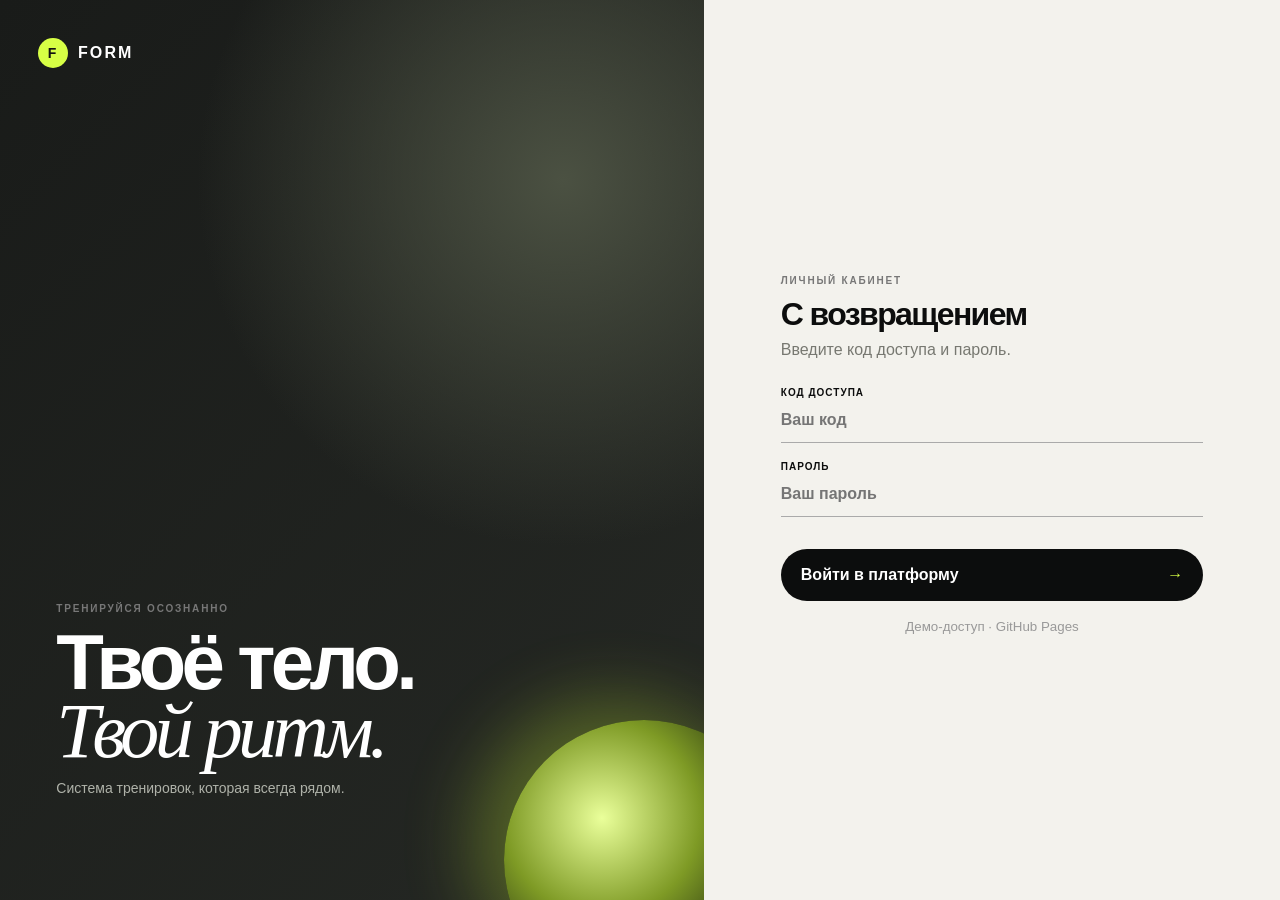
<file: training/index.html>
<!doctype html><html lang="ru"><head><meta charset="utf-8"><meta name="viewport" content="width=device-width,initial-scale=1,viewport-fit=cover"><title>FORM — вход</title><link rel="stylesheet" href="./styles.css"></head>
<body class="login-page"><main class="login-shell"><section class="login-art"><div class="brand"><span class="brand-mark">F</span><span>FORM</span></div><div class="login-copy"><span class="eyebrow">Тренируйся осознанно</span><h1>Твоё тело.<br><em>Твой ритм.</em></h1><p>Система тренировок, которая всегда рядом.</p></div><div class="orb"></div></section><section class="login-panel"><form id="login-form" class="login-form"><span class="eyebrow">Личный кабинет</span><h2>С возвращением</h2><p>Введите код доступа и пароль.</p><label>Код доступа<input name="username" autocomplete="username" required placeholder="Ваш код"></label><label>Пароль<input name="password" type="text" autocomplete="current-password" required placeholder="Ваш пароль"></label><div id="login-error" class="form-error" role="alert"></div><button class="primary-button" type="submit"><span>Войти в платформу</span><b>→</b></button><small>Демо-доступ · GitHub Pages</small></form></section></main><script src="./login.js"></script></body></html>
</file>
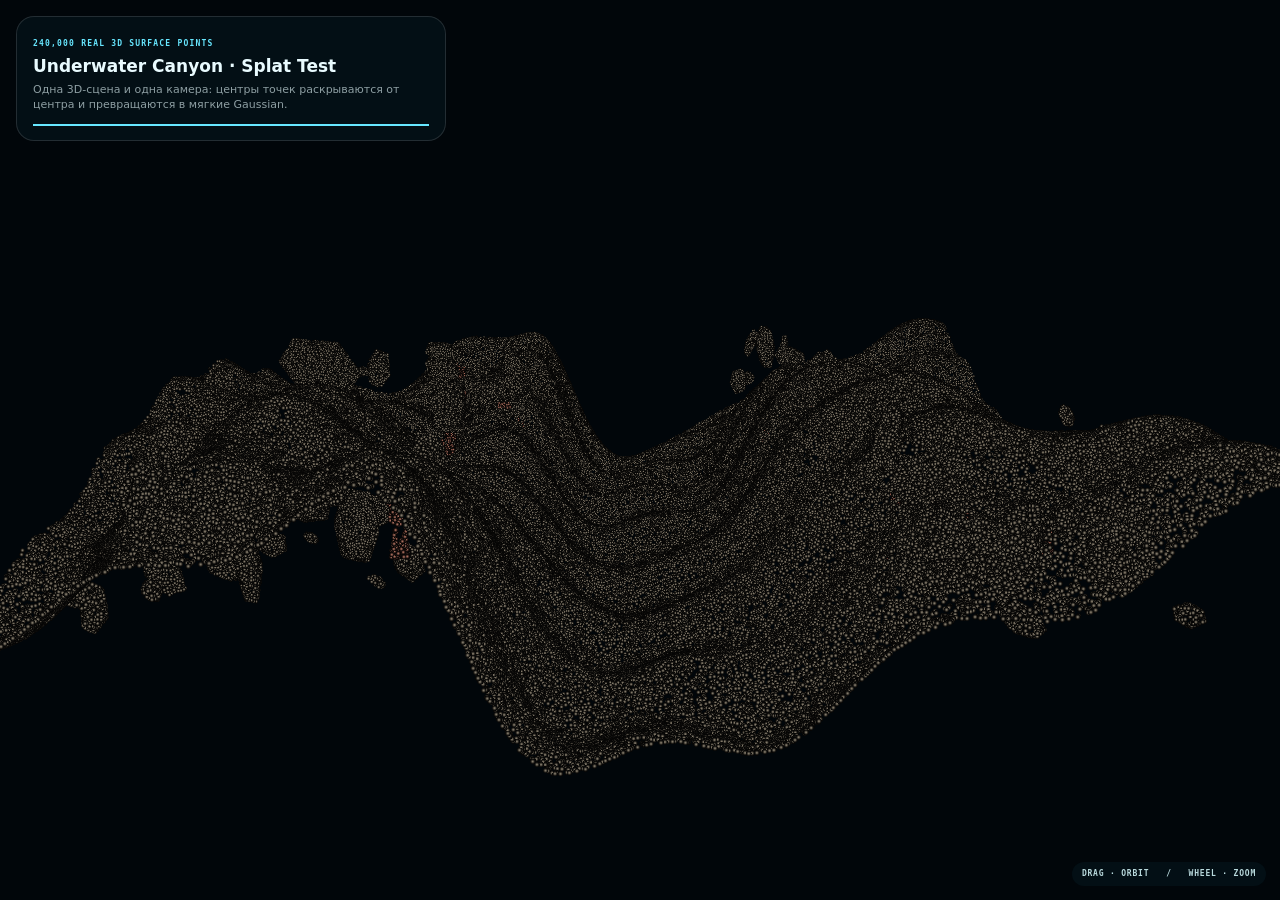
<file: underwater-splat-demo.html>
<!doctype html><html lang="ru"><head><meta charset="utf-8"><meta name="viewport" content="width=device-width,initial-scale=1,viewport-fit=cover"><title>Underwater Canyon · Gaussian Test</title>
<style>*{box-sizing:border-box}html,body,canvas{width:100%;height:100%;margin:0;display:block}body{overflow:hidden;background:#02090d;color:#e9fbff;font-family:Inter,system-ui,sans-serif}canvas{touch-action:none}.hud{position:fixed;z-index:2;left:16px;top:16px;max-width:min(430px,calc(100% - 32px));padding:14px 16px;border:1px solid #ffffff20;border-radius:18px;background:#04131abf;backdrop-filter:blur(16px);pointer-events:none}.hud small{color:#67e7ff;font:800 8px/1.2 ui-monospace,monospace;letter-spacing:.15em}.hud b{display:block;margin-top:6px;font-size:17px}.hud span{display:block;margin-top:6px;color:#d9edf0a6;font-size:11px;line-height:1.4}.bar{height:2px;margin-top:11px;background:#ffffff18;overflow:hidden}.bar i{display:block;width:0;height:100%;background:#67e7ff;box-shadow:0 0 12px #67e7ff;animation:load 4.8s cubic-bezier(.2,.7,.2,1) forwards}@keyframes load{to{width:100%}}.tag{position:fixed;z-index:2;right:14px;bottom:14px;padding:8px 10px;border-radius:999px;background:#04131abf;color:#b9dadd;font:700 8px/1 ui-monospace,monospace;letter-spacing:.1em;pointer-events:none}body.embed .hud,body.embed .tag{display:none}@media(max-width:600px){.hud{left:10px;top:10px}.tag{right:10px;bottom:10px}}</style></head>
<body><div class="hud"><small id="mode">LOADING BLENDER SURFACE</small><b>Underwater Canyon · Splat Test</b><span id="hint">Одна 3D-сцена и одна камера: центры точек раскрываются от центра и превращаются в мягкие Gaussian.</span><div class="bar"><i></i></div></div><div class="tag">DRAG · ORBIT &nbsp; / &nbsp; WHEEL · ZOOM</div><canvas id="c"></canvas>
<script>
const canvas=document.querySelector('#c'),gl=canvas.getContext('webgl2',{alpha:false,antialias:false,powerPreference:'high-performance'}),mode=document.querySelector('#mode');
if(!gl){mode.textContent='WEBGL 2 REQUIRED';throw Error('WebGL 2 unavailable')}
const vs=`#version 300 es
precision highp float;layout(location=0)in vec3 aPos;layout(location=1)in vec3 aColor;uniform mat4 uVP;uniform float uTime,uPixel;out vec3 vColor;out float vSoft;
void main(){vec4 clip=uVP*vec4(aPos,1.);gl_Position=clip;float radius=length(aPos.xz);float reveal=smoothstep(radius*.055,radius*.055+1.15,uTime);gl_Position.xy*=reveal;vSoft=smoothstep(2.1,4.2,uTime);gl_PointSize=mix(1.15,clamp(uPixel/clip.w,2.4,11.),vSoft)*reveal;vColor=aColor*mix(1.5,1.,vSoft);}`;
const fs=`#version 300 es
precision highp float;in vec3 vColor;in float vSoft;out vec4 outColor;void main(){vec2 p=gl_PointCoord*2.-1.;float r=dot(p,p);if(r>1.)discard;float a=mix(1.,exp(-3.4*r),vSoft);outColor=vec4(vColor*a,1.);}`;
const shader=(type,src)=>{const s=gl.createShader(type);gl.shaderSource(s,src);gl.compileShader(s);if(!gl.getShaderParameter(s,gl.COMPILE_STATUS))throw Error(gl.getShaderInfoLog(s));return s},program=gl.createProgram();gl.attachShader(program,shader(gl.VERTEX_SHADER,vs));gl.attachShader(program,shader(gl.FRAGMENT_SHADER,fs));gl.linkProgram(program);gl.useProgram(program);
const m4={perspective:(f,a,n,z)=>{const t=1/Math.tan(f/2),q=1/(n-z);return new Float32Array([t/a,0,0,0,0,t,0,0,0,0,(z+n)*q,-1,0,0,2*z*n*q,0])},look:(e,t)=>{let zx=e[0]-t[0],zy=e[1]-t[1],zz=e[2]-t[2],l=Math.hypot(zx,zy,zz);zx/=l;zy/=l;zz/=l;let xx=zz,xy=0,xz=-zx;l=Math.hypot(xx,xz);xx/=l;xz/=l;const yx=zy*xz,yy=zz*xx-zx*xz,yz=-zy*xx;return new Float32Array([xx,yx,zx,0,xy,yy,zy,0,xz,yz,zz,0,-xx*e[0]-xz*e[2],-yx*e[0]-yy*e[1]-yz*e[2],-zx*e[0]-zy*e[1]-zz*e[2],1])},mul:(a,b)=>{const o=new Float32Array(16);for(let c=0;c<4;c++)for(let r=0;r<4;r++)o[c*4+r]=a[r]*b[c*4]+a[4+r]*b[c*4+1]+a[8+r]*b[c*4+2]+a[12+r]*b[c*4+3];return o}};
if(new URLSearchParams(location.search).has('embed'))document.body.classList.add('embed');
let count=0,start=0,yaw=0,pitch=.16,dist=31,drag=false,last=[0,0];
fetch('assets/underwater-canyon.points').then(r=>{if(!r.ok)throw Error(r.status);return r.arrayBuffer()}).then(buf=>{const d=new DataView(buf);count=d.getUint32(4,true);const min=[0,1,2].map(i=>d.getFloat32(8+i*4,true)),max=[0,1,2].map(i=>d.getFloat32(20+i*4,true)),stride=13,pos=new Float32Array(count*3),col=new Uint8Array(count*3);for(let i=0,o=32;i<count;i++,o+=stride){const x=min[0]+d.getUint16(o,true)/65535*(max[0]-min[0]),y=min[1]+d.getUint16(o+2,true)/65535*(max[1]-min[1]),z=min[2]+d.getUint16(o+4,true)/65535*(max[2]-min[2]);pos.set([x,z,-y],i*3);col.set(new Uint8Array(buf,o+9,3),i*3)}const vao=gl.createVertexArray();gl.bindVertexArray(vao);let b=gl.createBuffer();gl.bindBuffer(gl.ARRAY_BUFFER,b);gl.bufferData(gl.ARRAY_BUFFER,pos,gl.STATIC_DRAW);gl.enableVertexAttribArray(0);gl.vertexAttribPointer(0,3,gl.FLOAT,false,0,0);b=gl.createBuffer();gl.bindBuffer(gl.ARRAY_BUFFER,b);gl.bufferData(gl.ARRAY_BUFFER,col,gl.STATIC_DRAW);gl.enableVertexAttribArray(1);gl.vertexAttribPointer(1,3,gl.UNSIGNED_BYTE,true,0,0);start=performance.now();mode.textContent=count.toLocaleString('en-US')+' REAL 3D SURFACE POINTS';requestAnimationFrame(draw)}).catch(e=>{mode.textContent='LOAD ERROR · '+e.message});
function draw(now){const d=Math.min(devicePixelRatio,1.7),w=innerWidth,h=innerHeight;if(canvas.width!==w*d||canvas.height!==h*d){canvas.width=w*d;canvas.height=h*d;gl.viewport(0,0,canvas.width,canvas.height)}gl.clearColor(.005,.025,.038,1);gl.clear(gl.COLOR_BUFFER_BIT|gl.DEPTH_BUFFER_BIT);gl.enable(gl.DEPTH_TEST);gl.enable(gl.BLEND);gl.blendFunc(gl.ONE,gl.ONE_MINUS_SRC_ALPHA);const eye=[Math.sin(yaw)*Math.cos(pitch)*dist,1.4+Math.sin(pitch)*dist,Math.cos(yaw)*Math.cos(pitch)*dist],vp=m4.mul(m4.perspective(.9,w/h,.1,140),m4.look(eye,[0,-1.2,0]));gl.uniformMatrix4fv(gl.getUniformLocation(program,'uVP'),false,vp);const t=Math.min(6,(now-start)/1000);gl.uniform1f(gl.getUniformLocation(program,'uTime'),t);gl.uniform1f(gl.getUniformLocation(program,'uPixel'),canvas.height*.115);gl.drawArrays(gl.POINTS,0,count);requestAnimationFrame(draw)}
canvas.onpointerdown=e=>{drag=true;last=[e.clientX,e.clientY];canvas.setPointerCapture(e.pointerId)};canvas.onpointermove=e=>{if(!drag)return;yaw-=(e.clientX-last[0])*.006;pitch=Math.max(-.55,Math.min(.72,pitch+(e.clientY-last[1])*.004));last=[e.clientX,e.clientY]};canvas.onpointerup=()=>drag=false;canvas.onwheel=e=>{e.preventDefault();dist=Math.max(18,Math.min(70,dist*Math.exp(e.deltaY*.001)))},{passive:false};
</script></body></html>
</file>
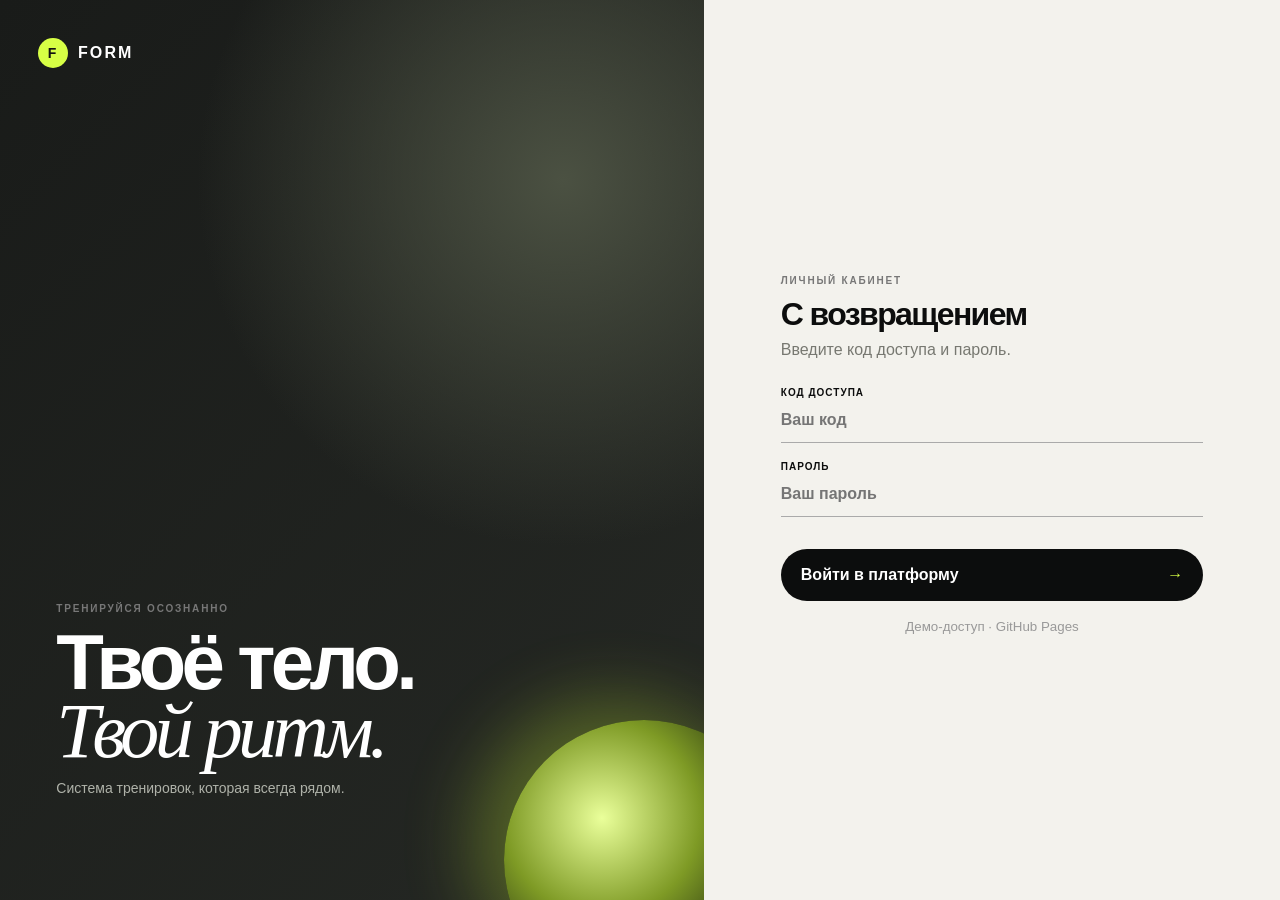
<file: training/app.html>
<!doctype html><html lang="ru"><head><meta charset="utf-8"><meta name="viewport" content="width=device-width,initial-scale=1,viewport-fit=cover"><title>FORM — тренировки</title><link rel="stylesheet" href="./styles.css"><script>if(sessionStorage.getItem('form_demo')!=='1')location.replace('./');</script></head>
<body class="app-page"><header class="topbar"><a class="brand" href="./app.html"><span class="brand-mark">F</span><span>FORM</span></a><div class="top-actions"><button class="icon-button" aria-label="Поиск" id="search-button">⌕</button><button class="avatar" id="profile-button">G</button></div></header>
<main class="app-shell"><section class="hero"><div><span class="eyebrow">Твоя программа</span><h1>Добрый вечер,<br><em>Глеб</em></h1><p>Продолжай в своём ритме. Сегодня — ещё один шаг.</p></div><div class="week"><div><b>2</b><span>тренировки</span></div><div><b>43</b><span>минуты</span></div><div><b>4</b><span>дня серии</span></div></div></section>
<section class="section"><div class="section-head"><div><span class="eyebrow">Каталог</span><h2>Все тренировки</h2></div><span id="counter" class="counter">20 программ</span></div><div class="filters" role="tablist"><button class="filter active" data-filter="all">Все</button><button class="filter" data-filter="lower">Низ тела</button><button class="filter" data-filter="upper">Верх тела</button><button class="filter" data-filter="arms">Руки</button><button class="filter" data-filter="other">Другое</button></div><div id="workout-grid" class="workout-grid"></div></section>
<section class="section extras"><div class="section-head"><div><span class="eyebrow">Больше результата</span><h2>Дополнительные программы</h2></div></div><div class="extra-row"><article class="extra-card mentorship"><span>01</span><h3>Персональное<br>наставничество</h3><p>Тренер рядом на каждом этапе</p><button>Узнать больше →</button></article><article class="extra-card nutrition"><span>02</span><h3>План<br>питания</h3><p>Рацион под твои цели</p><button>Узнать больше →</button></article><article class="extra-card medical"><span>03</span><h3>Медицинские<br>анализы</h3><p>Понимание организма в цифрах</p><button>Узнать больше →</button></article><article class="extra-card breath"><span>04</span><h3>Дыхательные<br>тренировки</h3><p>Энергия и контроль состояния</p><button>Узнать больше →</button></article><article class="extra-card mindful"><span>05</span><h3>Осознанность</h3><p>Фокус, спокойствие и баланс</p><button>Узнать больше →</button></article></div></section></main>
<dialog id="workout-dialog"><button class="dialog-close" aria-label="Закрыть">×</button><div id="dialog-content"></div></dialog><script src="./workouts.js"></script><script src="./app.js"></script></body></html>
</file>
<file: training/styles.css>
:root{--ink:#0c0d0d;--paper:#f3f2ed;--muted:#777871;--line:#d9d8d1;--acid:#d7ff45;--radius:22px}*{box-sizing:border-box}html{background:var(--paper);color:var(--ink);font-family:Inter,ui-sans-serif,-apple-system,BlinkMacSystemFont,"Segoe UI",sans-serif}body{margin:0}button,input{font:inherit}.brand{display:flex;align-items:center;gap:10px;font-size:16px;font-weight:800;letter-spacing:.13em;text-decoration:none;color:inherit}.brand-mark{display:grid;place-items:center;width:30px;height:30px;background:var(--ink);color:var(--acid);border-radius:50%;font-size:14px}.eyebrow{text-transform:uppercase;letter-spacing:.18em;font-size:10px;font-weight:800;color:#777}.login-page{min-height:100dvh;background:#111}.login-shell{min-height:100dvh;display:grid}.login-art{position:relative;min-height:42dvh;padding:24px;color:white;overflow:hidden;background:radial-gradient(circle at 80% 20%,#4b5142 0,transparent 40%),linear-gradient(135deg,#191b19,#252824)}.login-art .brand{position:relative;z-index:2}.login-art .brand-mark{background:var(--acid);color:#111}.login-copy{position:absolute;z-index:2;left:24px;bottom:30px}.login-copy h1{font-size:clamp(42px,12vw,78px);line-height:.88;letter-spacing:-.06em;margin:12px 0}.login-copy h1 em,.hero h1 em{font-family:Georgia,serif;font-weight:400}.login-copy p{color:#afb2a9;font-size:14px}.orb{position:absolute;width:280px;height:280px;border-radius:50%;right:-80px;bottom:-100px;background:radial-gradient(circle at 35% 35%,#eaff9a,#7e9a25 38%,#1f2a0f 70%);filter:blur(.2px);box-shadow:-30px -20px 70px #b6dd3155}.login-panel{background:var(--paper);padding:34px 24px 30px;border-radius:28px 28px 0 0;margin-top:-20px;position:relative;z-index:3}.login-form{max-width:460px;margin:auto}.login-form h2{font-size:32px;letter-spacing:-.05em;margin:8px 0}.login-form>p{color:var(--muted);margin:0 0 28px}.login-form label{display:block;text-transform:uppercase;letter-spacing:.1em;font-size:10px;font-weight:700;margin:18px 0 0}.login-form input{display:block;width:100%;border:0;border-bottom:1px solid #aaa;background:transparent;padding:13px 0;font-size:16px;outline:none;border-radius:0}.login-form input:focus{border-color:#111}.password-wrap{position:relative}.password-wrap button{position:absolute;right:0;bottom:9px;border:0;background:none}.form-error{color:#a32b20;min-height:20px;font-size:13px;margin-top:12px}.primary-button{width:100%;border:0;border-radius:100px;padding:17px 20px;background:var(--ink);color:white;display:flex;justify-content:space-between;font-weight:700;cursor:pointer}.primary-button b{color:var(--acid)}.login-form small{display:block;text-align:center;color:#999;margin-top:18px}.topbar{height:68px;display:flex;align-items:center;justify-content:space-between;padding:0 18px;position:sticky;top:0;background:#f3f2eddd;backdrop-filter:blur(15px);z-index:10;border-bottom:1px solid #deddd7}.top-actions{display:flex;gap:8px}.icon-button,.avatar{border:1px solid var(--line);background:transparent;width:36px;height:36px;border-radius:50%}.avatar{background:var(--ink);color:var(--acid);font-weight:700}.app-shell{padding-bottom:100px}.hero{padding:38px 18px 28px}.hero h1{font-size:42px;line-height:.93;letter-spacing:-.055em;margin:10px 0 14px}.hero>div>p{color:var(--muted);font-size:13px;max-width:300px}.week{display:grid;grid-template-columns:repeat(3,1fr);border-top:1px solid var(--line);margin-top:28px;padding-top:20px}.week div{display:flex;flex-direction:column;border-right:1px solid var(--line);padding-left:15px}.week div:first-child{padding-left:0}.week div:last-child{border:0}.week b{font-size:21px}.week span{font-size:9px;text-transform:uppercase;color:#888;margin-top:4px}.section{padding:26px 0}.section-head{display:flex;justify-content:space-between;align-items:end;padding:0 18px;margin-bottom:16px}.section-head h2{font-size:25px;letter-spacing:-.04em;margin:5px 0 0}.counter{font-size:11px;color:#888}.filters{display:flex;gap:8px;overflow:auto;padding:0 18px 16px;scrollbar-width:none}.filter{white-space:nowrap;border:1px solid #ccc;background:transparent;border-radius:100px;padding:10px 15px;font-size:12px}.filter.active{background:var(--ink);color:white;border-color:var(--ink)}.workout-grid{display:grid;grid-auto-flow:column;grid-auto-columns:78%;gap:13px;overflow-x:auto;padding:0 18px 20px;scroll-snap-type:x mandatory;scrollbar-width:none}.workout-card{scroll-snap-align:start;cursor:pointer}.poster{position:relative;height:330px;border-radius:var(--radius);overflow:hidden;background:#ddd}.poster:after{content:"";position:absolute;inset:0;background:linear-gradient(transparent 50%,#0006)}.poster-number{position:absolute;left:18px;top:16px;font:italic 24px Georgia;color:#1118}.poster-figure{position:absolute;width:58%;height:72%;left:25%;top:15%;transform:rotate(-6deg)}.poster-figure i{position:absolute;display:block;border-radius:50%;background:linear-gradient(100deg,#1a1b1a,#696a61)}.poster-figure i:first-child{width:30%;height:25%;left:35%;top:0}.poster-figure i:nth-child(2){width:55%;height:55%;left:22%;top:19%;border-radius:50% 50% 40% 40%}.poster-figure i:last-child{width:78%;height:48%;left:10%;top:58%;border-radius:45% 45% 20% 20%}.lime{background:linear-gradient(145deg,#e5ff83,#8eaa32)}.orange{background:linear-gradient(145deg,#f8bd6a,#b95b26)}.blue{background:linear-gradient(145deg,#99c9e6,#41657e)}.pink{background:linear-gradient(145deg,#f2b4bd,#a45663)}.violet{background:linear-gradient(145deg,#cab7ee,#65548e)}.cyan{background:linear-gradient(145deg,#a7e3dd,#4a8884)}.red{background:linear-gradient(145deg,#ed9a87,#983d31)}.green{background:linear-gradient(145deg,#b9cf9b,#5d7752)}.yellow{background:linear-gradient(145deg,#f0d98a,#a78329)}.play{position:absolute;z-index:2;right:16px;bottom:16px;border:0;width:46px;height:46px;border-radius:50%;background:#f4f3ee;color:#111}.done{position:absolute;z-index:2;left:16px;bottom:16px;background:#111;color:var(--acid);border-radius:50%;width:25px;height:25px;display:grid;place-items:center;font-size:11px}.card-copy{display:flex;justify-content:space-between;padding:12px 3px}.card-copy h3{margin:0;font-size:16px}.card-copy p{margin:3px 0;color:#888;font-size:11px}.meta{display:flex;flex-direction:column;align-items:end;gap:4px;font-size:10px;color:#777}.extra-row{display:grid;grid-auto-flow:column;grid-auto-columns:84%;gap:12px;overflow-x:auto;padding:0 18px 18px;scroll-snap-type:x mandatory;scrollbar-width:none}.extra-card{scroll-snap-align:start;min-height:250px;padding:24px;border-radius:var(--radius);color:white;display:flex;flex-direction:column}.extra-card>span{font:italic 20px Georgia;opacity:.5}.extra-card h3{font-size:28px;line-height:.95;letter-spacing:-.04em;margin:30px 0 10px}.extra-card p{font-size:12px;opacity:.7}.extra-card button{margin-top:auto;align-self:start;border:0;background:none;color:inherit;padding:0;font-weight:700;font-size:11px}.mentorship{background:#181a18}.nutrition{background:#9c542e}.medical{background:#536a76}.breath{background:#667951}.mindful{background:#6f5b82}.bottom-nav{position:fixed;z-index:20;bottom:0;left:0;right:0;height:74px;padding-bottom:env(safe-area-inset-bottom);background:#111e;backdrop-filter:blur(12px);display:flex;justify-content:space-around}.bottom-nav button{border:0;background:none;color:#888;display:flex;flex:1;flex-direction:column;align-items:center;justify-content:center;gap:5px;font-size:17px}.bottom-nav span{font-size:9px}.bottom-nav .active{color:var(--acid)}dialog{border:0;border-radius:26px 26px 0 0;width:100%;max-width:650px;margin:auto auto 0;padding:18px;background:var(--paper)}dialog::backdrop{background:#0009}.dialog-close{float:right;border:0;background:#fff;border-radius:50%;width:34px;height:34px;font-size:22px;position:relative;z-index:2}.dialog-poster{height:210px;border-radius:18px;margin-bottom:24px;display:flex;align-items:center;justify-content:center}.dialog-poster>span{position:absolute;left:35px;top:35px;font:italic 26px Georgia}.dialog-poster button{border:0;background:#111;color:var(--acid);border-radius:50%;width:56px;height:56px}.dialog-stats{display:grid;grid-template-columns:repeat(3,1fr);border-block:1px solid var(--line);padding:18px 0;margin:20px 0}.dialog-stats span{display:flex;flex-direction:column;font-size:9px;text-transform:uppercase;color:#888}.dialog-stats b{font-size:15px;text-transform:none;color:#111;margin-bottom:3px}dialog h2{font-size:31px;margin:8px 0}dialog p{font-size:13px;color:#777;line-height:1.5}
@media(min-width:720px){.login-shell{grid-template-columns:1.1fr .9fr}.login-art{min-height:100dvh;padding:38px}.login-copy{left:8%;bottom:10%}.login-panel{border-radius:0;margin:0;display:grid;place-items:center}.login-form{width:min(80%,460px)}.topbar{padding-inline:5vw}.app-shell{max-width:1400px;margin:auto}.hero{padding:70px 5vw 40px;display:flex;justify-content:space-between;align-items:end}.hero h1{font-size:64px}.week{width:380px;margin:0}.section-head,.filters{padding-inline:5vw}.workout-grid{grid-auto-flow:initial;grid-template-columns:repeat(3,minmax(0,1fr));overflow:visible;padding:0 5vw;gap:24px}.poster{height:clamp(280px,37vw,470px)}.extra-row{grid-auto-columns:38%;padding-inline:5vw}.bottom-nav{display:none}.app-shell{padding-bottom:50px}}@media(min-width:1100px){.workout-grid{grid-template-columns:repeat(4,1fr)}.poster{height:390px}.extra-row{grid-auto-columns:28%}}
</file>
